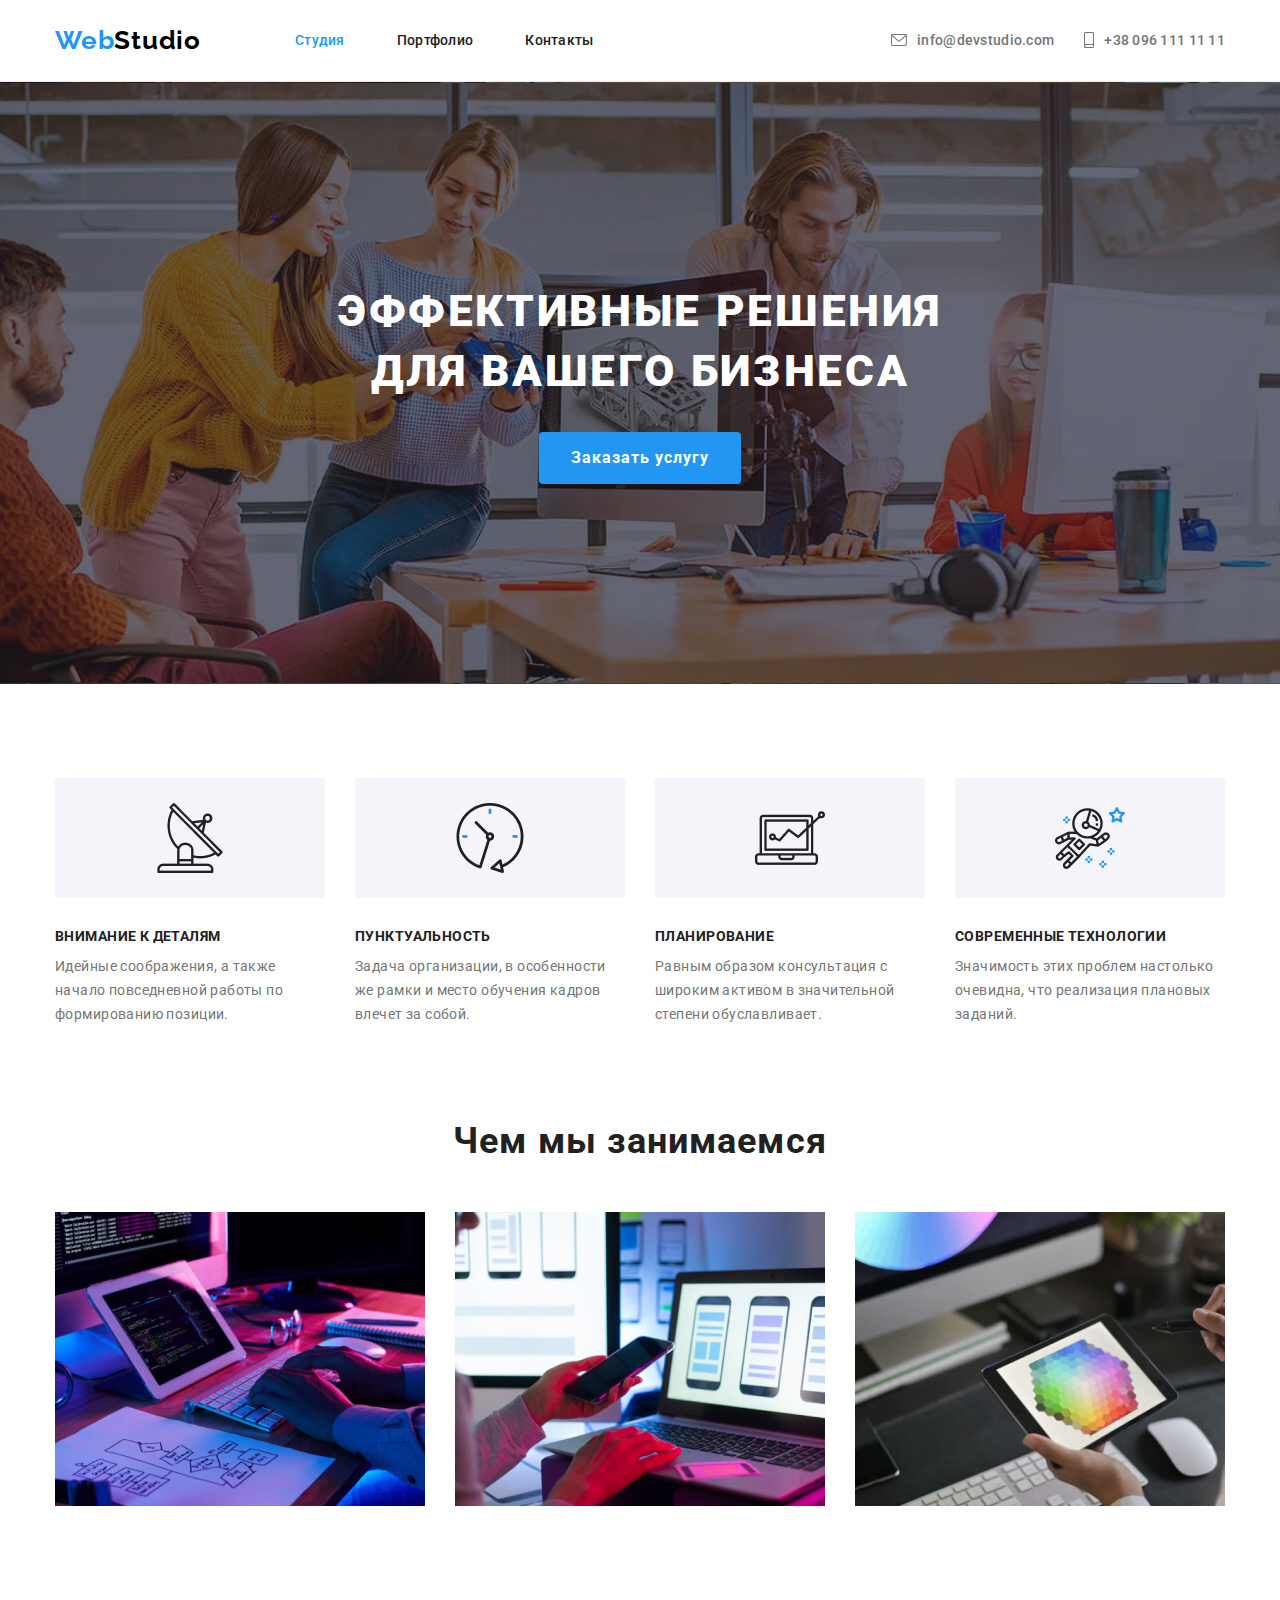
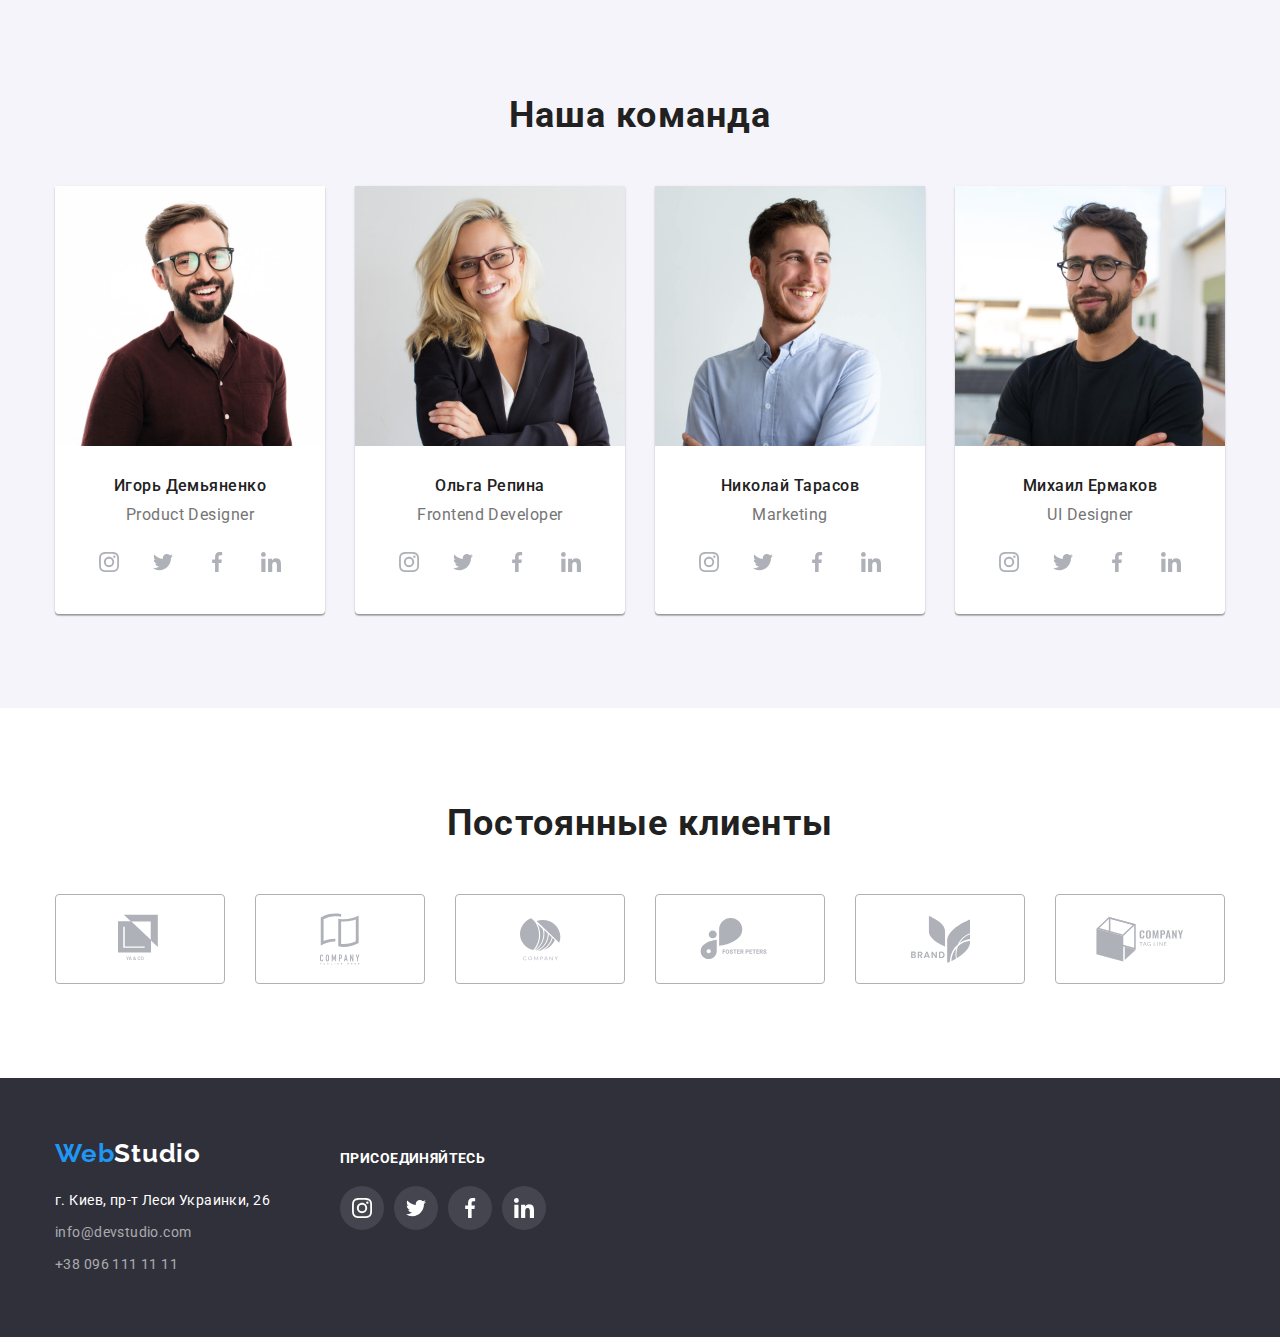
<file: index.html>
<!DOCTYPE html>
<html lang="ru">
  <head>
    <meta charset="UTF-8" />
    <meta name="viewport" content="width=device-width, initial-scale=1.0" />
    <title>WebStudio</title>
    <link
      rel="stylesheet"
      href="https://cdnjs.cloudflare.com/ajax/libs/modern-normalize/1.0.0/modern-normalize.css"
    />
    <link
      href="https://fonts.googleapis.com/css2?family=Raleway:wght@700&family=Roboto:wght@400;500;700;900&display=swap"
      rel="stylesheet"
    />
    <link rel="stylesheet" href="./CSS/styles.css" />
  </head>
  <body>
    <!-- HEADER -->
    <header class="header">
      <div class="container container-header">
        <nav class="nav">
          <a class="logo link" href="./index.html" lang="en"
            ><span class="first-word-logo">Web</span>Studio</a
          >
          <ul class="nav-list list">
            <li class="nav-list-item">
              <a class="nav-list-link link active" href="./index.html"
                >Студия</a
              >
            </li>
            <li class="nav-list-item">
              <a class="nav-list-link link" href="./portfolio.html"
                >Портфолио</a
              >
            </li>
            <li class="nav-list-item">
              <a class="nav-list-link link" href="">Контакты</a>
            </li>
          </ul>
        </nav>
        <address class="address-header">
          <ul class="address-list-header list">
            <li class="address-list-item">
              <a class="address-link-mail link" href="mailto:info@devstudio.com"
                ><svg class="letter-svg">
                  <use href="./images/sprite.svg#letter"></use>
                </svg>
                info@devstudio.com</a
              >
            </li>
            <li class="address-list-item">
              <a class="address-link-tel link" href="tel:+380961111111"
                ><svg class="phone-svg">
                  <use href="./images/sprite.svg#phone"></use>
                </svg>
                +38 096 111 11 11</a
              >
            </li>
          </ul>
        </address>
      </div>
    </header>
    <main>
      <!-- HERO -->
      <section class="hero">
        <div class="container">
          <h1 class="hero-title">
            Эффективные решения <br />
            для вашего бизнеса
          </h1>
          <button class="modal-btn" type="button">Заказать услугу</button>
        </div>
      </section>
      <!-- ADVANTAGE -->
      <section class="advantage">
        <div class="container">
          <h2 hidden>Приимущества</h2>
          <ul class="advantage-list list">
            <li class="advantage-list-item">
              <h3 class="advantage-title">Внимание к деталям</h3>
              <p class="advantage-description">
                Идейные соображения, а также начало повседневной работы по
                формированию позиции.
              </p>
            </li>
            <li class="advantage-list-item">
              <h3 class="advantage-title">Пунктуальность</h3>
              <p class="advantage-description">
                Задача организации, в особенности же рамки и место обучения
                кадров влечет за собой.
              </p>
            </li>
            <li class="advantage-list-item">
              <h3 class="advantage-title">Планирование</h3>
              <p class="advantage-description">
                Равным образом консультация с широким активом в значительной
                степени обуславливает.
              </p>
            </li>
            <li class="advantage-list-item">
              <h3 class="advantage-title">Современные технологии</h3>
              <p class="advantage-description">
                Значимость этих проблем настолько очевидна, что реализация
                плановых заданий.
              </p>
            </li>
          </ul>
        </div>
      </section>
      <!-- ABOUT-->
      <section class="about">
        <div class="container">
          <h2 class="about-title">Чем мы занимаемся</h2>
          <ul class="about-list list">
            <li class="about-list-item">
              <img
                class="about-list-img"
                src="./images/work/work-process-1.jpg"
                alt="мужчина программирует за компьютером"
                width="370"
                height="294"
              />
            </li>
            <li class="about-list-item">
              <img
                class="about-list-img"
                src="./images/work/work-process-2.jpg"
                alt="девушка смотрит на телефон перед ноутбуком"
                width="370"
                height="294"
              />
            </li>
            <li class="about-list-item">
              <img
                class="about-list-img"
                src="./images/work/work-process-3.jpg"
                alt="человек работает с планшетом над проектом"
                width="370"
                height="294"
              />
            </li>
          </ul>
        </div>
      </section>
      <!-- OUR TEAM -->
      <section class="team">
        <div class="container">
          <h2 class="team-title">Наша команда</h2>
          <ul class="team-list list">
            <li class="team-list-item">
              <img
                class="team-list-img"
                src="./images/team/igor.jpg"
                alt="фотография Игоря Демьяненка"
                width="270"
                height="260"
              />
              <p class="team-list-name">Игорь Демьяненко</p>
              <p class="team-list-position" lang="en">Product Designer</p>
              <ul class="social-list list">
                <li class="social-list-item">
                  <a class="social-list-link" href="">
                    <svg class="social-list-svg">
                      <use href="./images/sprite.svg#instagram"></use>
                    </svg>
                  </a>
                </li>
                <li class="social-list-item">
                  <a class="social-list-link" href="">
                    <svg class="social-list-svg">
                      <use href="./images/sprite.svg#twitter"></use>
                    </svg>
                  </a>
                </li>
                <li class="social-list-item">
                  <a class="social-list-link" href="">
                    <svg class="social-list-svg">
                      <use href="./images/sprite.svg#facebook"></use>
                    </svg>
                  </a>
                </li>
                <li class="social-list-item">
                  <a class="social-list-link" href="">
                    <svg class="social-list-svg">
                      <use href="./images/sprite.svg#linkedin"></use>
                    </svg>
                  </a>
                </li>
              </ul>
            </li>
            <li class="team-list-item">
              <img
                class="team-list-img"
                src="./images/team/olga.jpg"
                alt="фотография Ольги Репины "
                width="270"
                height="260"
              />
              <p class="team-list-name">Ольга Репина</p>
              <p class="team-list-position" lang="en">Frontend Developer</p>
              <ul class="social-list list">
                <li class="social-list-item">
                  <a class="social-list-link" href="">
                    <svg class="social-list-svg">
                      <use href="./images/sprite.svg#instagram"></use>
                    </svg>
                  </a>
                </li>
                <li class="social-list-item">
                  <a class="social-list-link" href="">
                    <svg class="social-list-svg">
                      <use href="./images/sprite.svg#twitter"></use>
                    </svg>
                  </a>
                </li>
                <li class="social-list-item">
                  <a class="social-list-link" href="">
                    <svg class="social-list-svg">
                      <use href="./images/sprite.svg#facebook"></use>
                    </svg>
                  </a>
                </li>
                <li class="social-list-item">
                  <a class="social-list-link" href="">
                    <svg class="social-list-svg">
                      <use href="./images/sprite.svg#linkedin"></use>
                    </svg>
                  </a>
                </li>
              </ul>
            </li>
            <li class="team-list-item">
              <img
                class="team-list-img"
                src="./images/team/nikolay.jpg"
                alt="фотография Николая Тарасова"
                width="270"
                height="260"
              />
              <p class="team-list-name">Николай Тарасов</p>
              <p class="team-list-position" lang="en">Marketing</p>
              <ul class="social-list list">
                <li class="social-list-item">
                  <a class="social-list-link" href="">
                    <svg class="social-list-svg">
                      <use href="./images/sprite.svg#instagram"></use>
                    </svg>
                  </a>
                </li>
                <li class="social-list-item">
                  <a class="social-list-link" href="">
                    <svg class="social-list-svg">
                      <use href="./images/sprite.svg#twitter"></use>
                    </svg>
                  </a>
                </li>
                <li class="social-list-item">
                  <a class="social-list-link" href="">
                    <svg class="social-list-svg">
                      <use href="./images/sprite.svg#facebook"></use>
                    </svg>
                  </a>
                </li>
                <li class="social-list-item">
                  <a class="social-list-link" href="">
                    <svg class="social-list-svg">
                      <use href="./images/sprite.svg#linkedin"></use>
                    </svg>
                  </a>
                </li>
              </ul>
            </li>
            <li class="team-list-item">
              <img
                class="team-list-img"
                src="./images/team/mikhail.jpg"
                alt="фотография Михаила Ермакова"
                width="270"
                height="260"
              />
              <p class="team-list-name">Михаил Ермаков</p>
              <p class="team-list-position" lang="en">UI Designer</p>
              <ul class="social-list list">
                <li class="social-list-item">
                  <a class="social-list-link" href="">
                    <svg class="social-list-svg">
                      <use href="./images/sprite.svg#instagram"></use>
                    </svg>
                  </a>
                </li>
                <li class="social-list-item">
                  <a class="social-list-link" href="">
                    <svg class="social-list-svg">
                      <use href="./images/sprite.svg#twitter"></use>
                    </svg>
                  </a>
                </li>
                <li class="social-list-item">
                  <a class="social-list-link" href="">
                    <svg class="social-list-svg">
                      <use href="./images/sprite.svg#facebook"></use>
                    </svg>
                  </a>
                </li>
                <li class="social-list-item">
                  <a class="social-list-link" href="">
                    <svg class="social-list-svg">
                      <use href="./images/sprite.svg#linkedin"></use>
                    </svg>
                  </a>
                </li>
              </ul>
            </li>
          </ul>
        </div>
      </section>
      <!-- REGULAR CLIENTS -->
      <section class="clients">
        <div class="container">
          <h2 class="clients-title">Постоянные клиенты</h2>
          <ul class="clients-list list">
            <li class="clients-list-item">
              <a class="clients-link" href="">
                <svg class="cliens-logo-svg" width="44" height="50">
                  <use href="./images/sprite.svg#logo-1"></use>
                </svg>
              </a>
            </li>
            <li class="clients-list-item">
              <a class="clients-link" href="">
                <svg class="cliens-logo-svg" width="40" height="52">
                  <use href="./images/sprite.svg#logo-2"></use>
                </svg>
              </a>
            </li>
            <li class="clients-list-item">
              <a class="clients-link" href="">
                <svg class="cliens-logo-svg" width="41" height="43">
                  <use href="./images/sprite.svg#logo-3"></use>
                </svg>
              </a>
            </li>
            <li class="clients-list-item">
              <a class="clients-link" href="">
                <svg class="cliens-logo-svg" width="80" height="42">
                  <use href="./images/sprite.svg#logo-4"></use>
                </svg>
              </a>
            </li>
            <li class="clients-list-item">
              <a class="clients-link" href="">
                <svg class="cliens-logo-svg" width="59" height="47">
                  <use href="./images/sprite.svg#logo-5"></use>
                </svg>
              </a>
            </li>
            <li class="clients-list-item">
              <a class="clients-link" href="">
                <svg class="cliens-logo-svg" width="88" height="45">
                  <use href="./images/sprite.svg#logo-6"></use>
                </svg>
              </a>
            </li>
          </ul>
        </div>
      </section>
    </main>
    <!-- FOOTER -->
    <footer class="footer">
      <div class="container">
        <ul class="footer-list list">
          <li class="footer-left-side">
            <a class="logo-footer link" href="./index.html" lang="en"
              ><span class="first-word-logo">Web</span>Studio</a
            >
            <address class="address">
              <ul class="address-list-footer list">
                <li class="address-list-item">
                  <a
                    class="adreess-link-maps-foot link"
                    href="https://goo.gl/maps/HmVPbDxhy2ioRLZ18"
                    target="_blank"
                    >г. Киев, пр-т Леси Украинки, 26</a
                  >
                </li>
                <li>
                  <a
                    class="adreess-link-mail-foot link"
                    href="mailto:info@devstudio.com"
                    >info@devstudio.com</a
                  >
                </li>
                <li class="address-list-item">
                  <a class="adreess-link-tel-foot link" href="tel:+380961111111"
                    >+38 096 111 11 11</a
                  >
                </li>
              </ul>
            </address>
          </li>
          <li class="footer-social-side">
            <h3 class="footer-social-side-title">присоединяйтесь</h3>
            <ul class="social-list list">
              <li class="social-list-item">
                <a class="social-list-link" href="">
                  <svg class="social-list-svg">
                    <use href="./images/sprite.svg#instagram"></use>
                  </svg>
                </a>
              </li>
              <li class="social-list-item">
                <a class="social-list-link" href="">
                  <svg class="social-list-svg">
                    <use href="./images/sprite.svg#twitter"></use>
                  </svg>
                </a>
              </li>
              <li class="social-list-item">
                <a class="social-list-link" href="">
                  <svg class="social-list-svg">
                    <use href="./images/sprite.svg#facebook"></use>
                  </svg>
                </a>
              </li>
              <li class="social-list-item">
                <a class="social-list-link" href="">
                  <svg class="social-list-svg">
                    <use href="./images/sprite.svg#linkedin"></use>
                  </svg>
                </a>
              </li>
            </ul>
          </li>
        </ul>
      </div>
    </footer>
  </body>
</html>
</file>
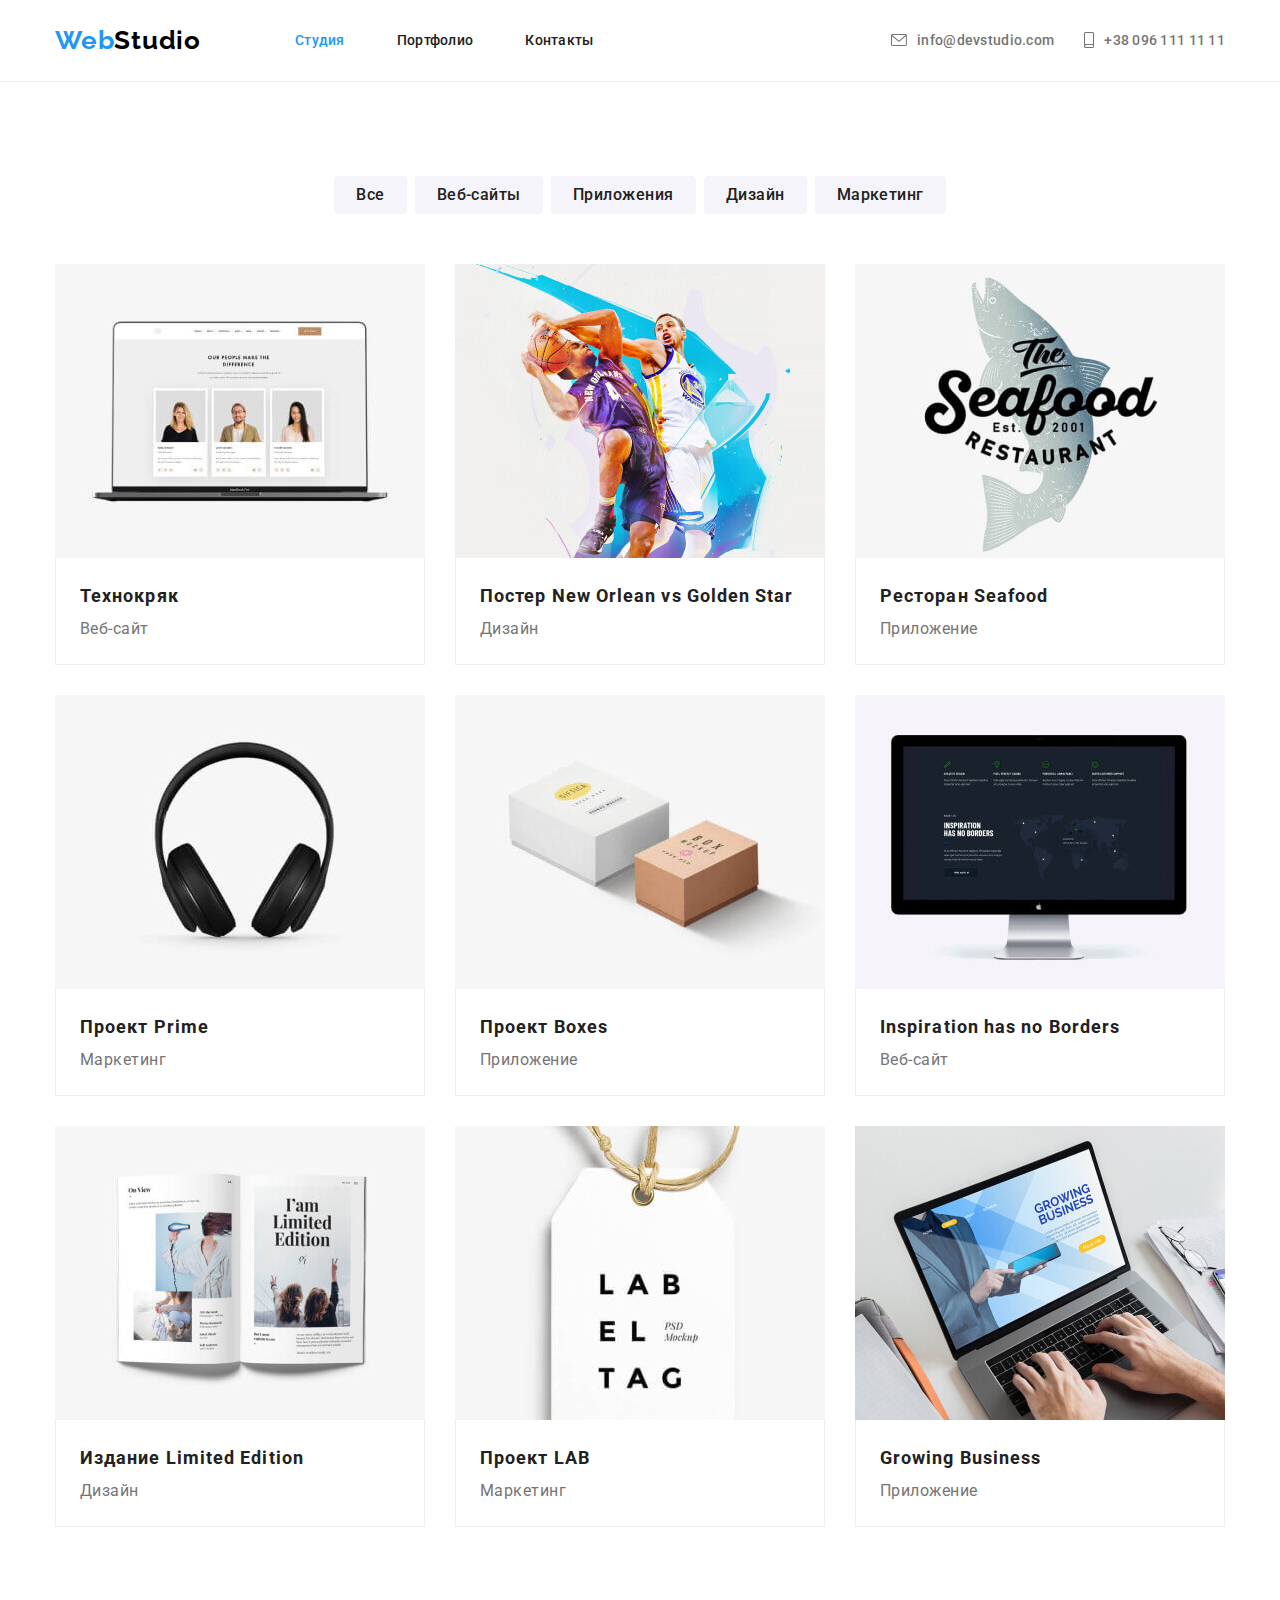
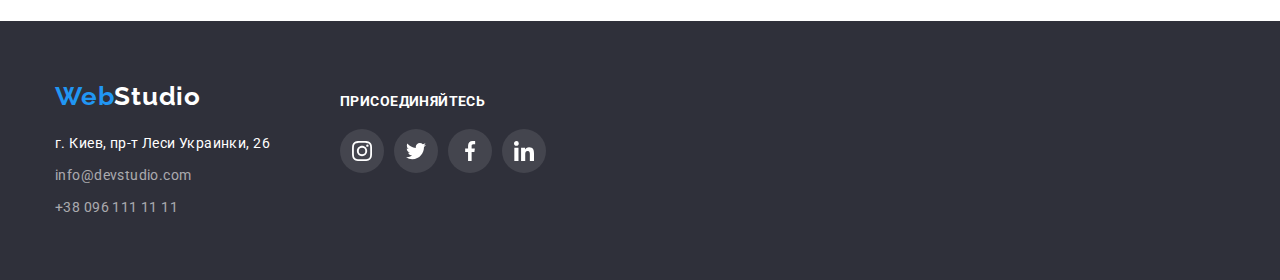
<file: portfolio.html>
<!DOCTYPE html>
<html lang="ru">
  <head>
    <meta charset="UTF-8" />
    <meta name="viewport" content="width=device-width, initial-scale=1.0" />
    <title>Portfolio</title>
    <link
      rel="stylesheet"
      href="https://cdnjs.cloudflare.com/ajax/libs/modern-normalize/1.0.0/modern-normalize.css"
    />
    <link
      href="https://fonts.googleapis.com/css2?family=Raleway:wght@700&family=Roboto:wght@400;500;700;900&display=swap"
      rel="stylesheet"
    />
    <link rel="stylesheet" href="./CSS/styles.css" />
  </head>
  <body>
    <!-- HEADER -->
    <header class="header">
      <div class="container container-header">
        <nav class="nav">
          <a class="logo link" href="./index.html" lang="en"
            ><span class="first-word-logo">Web</span>Studio</a
          >
          <ul class="nav-list list">
            <li class="nav-list-item">
              <a class="nav-list-link link active" href="./index.html"
                >Студия</a
              >
            </li>
            <li class="nav-list-item">
              <a class="nav-list-link link" href="./portfolio.html"
                >Портфолио</a
              >
            </li>
            <li class="nav-list-item">
              <a class="nav-list-link link" href="">Контакты</a>
            </li>
          </ul>
        </nav>
        <address class="address-header">
          <ul class="address-list-header list">
            <li class="address-list-item">
              <a class="address-link-mail link" href="mailto:info@devstudio.com"
                ><svg class="letter-svg">
                  <use href="./images/sprite.svg#letter"></use>
                </svg>
                info@devstudio.com</a
              >
            </li>
            <li class="address-list-item">
              <a class="address-link-tel link" href="tel:+380961111111"
                ><svg class="phone-svg">
                  <use href="./images/sprite.svg#phone"></use>
                </svg>
                +38 096 111 11 11</a
              >
            </li>
          </ul>
        </address>
      </div>
    </header>
    <main>
      <section class="portfolio-section">
        <div class="container">
          <h1 hidden>Портфолио</h1>
          <ul class="btn-menu-portfolio list">
            <li><button class="button-portfolio" type="button">Все</button></li>
            <li>
              <button class="button-portfolio" type="button">Веб-сайты</button>
            </li>
            <li>
              <button class="button-portfolio" type="button">Приложения</button>
            </li>
            <li>
              <button class="button-portfolio" type="button">Дизайн</button>
            </li>
            <li>
              <button class="button-portfolio" type="button">Маркетинг</button>
            </li>
          </ul>
          <!-- CARDS -->
          <ul class="portfolio-list list">
            <li class="portfolio-item">
              <a class="portfolio-link link" href="">
                <img
                  class="portfolio-img"
                  src="./images/portfolio/project-1.jpg"
                  width="370"
                  height="294"
                  alt="веб-сайт"
                />
                <div class="potfolio-content">
                  <h2 class="portfolio-title">Технокряк</h2>
                  <p class="portfolio-category">Веб-сайт</p>
                </div>
              </a>
            </li>
            <li class="portfolio-item">
              <a class="portfolio-link link" href="">
                <img
                  class="portfolio-img"
                  src="./images/portfolio/project-2.jpg"
                  width="370"
                  height="294"
                  alt="постер с двумя баскетболистами"
                />
                <div class="potfolio-content">
                  <h2 class="portfolio-title">
                    Постер <span lang="en">New Orlean vs Golden Star</span>
                  </h2>
                  <p class="portfolio-category">Дизайн</p>
                </div>
              </a>
            </li>
            <li class="portfolio-item">
              <a class="portfolio-link link" href="">
                <img
                  class="portfolio-img"
                  src="./images/portfolio/project-3.jpg"
                  width="370"
                  height="294"
                  alt="логотип рыбного ресторана"
                />
                <div class="potfolio-content">
                  <h2 class="portfolio-title">Ресторан Seafood</h2>
                  <p class="portfolio-category">Приложение</p>
                </div>
              </a>
            </li>
            <li class="portfolio-item">
              <a class="portfolio-link link" href="">
                <img
                  class="portfolio-img"
                  src="./images/portfolio/project-4.jpg"
                  width="370"
                  height="294"
                  alt="чёрные большие наушники"
                />
                <div class="potfolio-content">
                  <h2 class="portfolio-title">Проект Prime</h2>
                  <p class="portfolio-category">Маркетинг</p>
                </div>
              </a>
            </li>
            <li class="portfolio-item">
              <a class="portfolio-link link" href="">
                <img
                  class="portfolio-img"
                  src="./images/portfolio/project-5.jpg"
                  width="370"
                  height="294"
                  alt="два ящика разного цвета"
                />
                <div class="potfolio-content">
                  <h2 class="portfolio-title">
                    Проект <span lang="en"> Boxes </span>
                  </h2>
                  <p class="portfolio-category">Приложение</p>
                </div>
              </a>
            </li>
            <li class="portfolio-item">
              <a class="portfolio-link link" href="">
                <img
                  class="portfolio-img"
                  src="./images/portfolio/project-6.jpg"
                  width="370"
                  height="294"
                  alt="компьютер компании эпл"
                />
                <div class="potfolio-content">
                  <h2 class="portfolio-title" lang="en">
                    Inspiration has no Borders
                  </h2>
                  <p class="portfolio-category">Веб-сайт</p>
                </div>
              </a>
            </li>
            <li class="portfolio-item">
              <a class="portfolio-link link" href="">
                <img
                  class="portfolio-img"
                  src="./images/portfolio/project-7.jpg"
                  width="370"
                  height="294"
                  alt="развернутый журнал"
                />
                <div class="potfolio-content">
                  <h2 class="portfolio-title">
                    Издание <span>Limited Edition</span>
                  </h2>
                  <p class="portfolio-category">Дизайн</p>
                </div>
              </a>
            </li>
            <li class="portfolio-item">
              <a class="portfolio-link link" href="">
                <img
                  class="portfolio-img"
                  src="./images/portfolio/project-8.jpg"
                  width="370"
                  height="294"
                  alt="ярлык проекта ЛАБ"
                />
                <div class="potfolio-content">
                  <h2 class="portfolio-title">Проект LAB</h2>
                  <p class="portfolio-category">Маркетинг</p>
                </div>
              </a>
            </li>
            <li class="portfolio-item">
              <a class="portfolio-link link" href="">
                <img
                  class="portfolio-img"
                  src="./images/portfolio/project-9.jpg"
                  width="370"
                  height="294"
                  alt="человек работающий за лэптопом"
                />
                <div class="potfolio-content">
                  <h2 class="portfolio-title" lang="en">Growing Business</h2>
                  <p class="portfolio-category">Приложение</p>
                </div>
              </a>
            </li>
          </ul>
        </div>
      </section>
    </main>
    <!-- FOOTER -->
    <footer class="footer">
      <div class="container">
        <ul class="footer-list list">
          <li class="footer-left-side">
            <a class="logo-footer link" href="./index.html" lang="en"
              ><span class="first-word-logo">Web</span>Studio</a
            >
            <address class="address">
              <ul class="address-list-footer list">
                <li class="address-list-item">
                  <a
                    class="adreess-link-maps-foot link"
                    href="https://goo.gl/maps/HmVPbDxhy2ioRLZ18"
                    target="_blank"
                    >г. Киев, пр-т Леси Украинки, 26</a
                  >
                </li>
                <li>
                  <a
                    class="adreess-link-mail-foot link"
                    href="mailto:info@devstudio.com"
                    >info@devstudio.com</a
                  >
                </li>
                <li class="address-list-item">
                  <a class="adreess-link-tel-foot link" href="tel:+380961111111"
                    >+38 096 111 11 11</a
                  >
                </li>
              </ul>
            </address>
          </li>
          <li class="footer-social-side">
            <h3 class="footer-social-side-title">присоединяйтесь</h3>
            <ul class="social-list list">
              <li class="social-list-item">
                <a class="social-list-link" href="">
                  <svg class="social-list-svg">
                    <use href="./images/sprite.svg#instagram"></use>
                  </svg>
                </a>
              </li>
              <li class="social-list-item">
                <a class="social-list-link" href="">
                  <svg class="social-list-svg">
                    <use href="./images/sprite.svg#twitter"></use>
                  </svg>
                </a>
              </li>
              <li class="social-list-item">
                <a class="social-list-link" href="">
                  <svg class="social-list-svg">
                    <use href="./images/sprite.svg#facebook"></use>
                  </svg>
                </a>
              </li>
              <li class="social-list-item">
                <a class="social-list-link" href="">
                  <svg class="social-list-svg">
                    <use href="./images/sprite.svg#linkedin"></use>
                  </svg>
                </a>
              </li>
            </ul>
          </li>
        </ul>
      </div>
    </footer>
  </body>
</html>
</file>
<file: CSS/styles.css>
:root {
  --main-font: 'Roboto', sans-serif;
  --secondary-font: 'Raleway', sans-serif;
  --accent-color: #2196f3;
  --main-color: #212121;
  --discription-color: #757575;
}

*,
*::before,
*::after {
  margin: 0;
  padding: 0;
}

body {
  font-family: var(--main-font);
  font-style: normal;
}

.list {
  list-style: none;
}

.link {
  text-decoration: none;
}

img {
  display: block;
}

.container {
  width: 1200px;
  padding: 0 15px;
  margin: 0 auto;
}

/*  ============ HEADER  ============ */

.container-header {
  display: flex;
  align-items: center;
  padding-top: 25px;
  padding-bottom: 25px;
}

.logo {
  font-family: var(--secondary-font);
  font-weight: 700;
  font-size: 26px;
  line-height: 1.192;
  letter-spacing: 0.03em;
  color: #000000;
  margin-right: 94px;
}

.first-word-logo {
  color: var(--accent-color);
}

.nav {
  display: flex;
  align-items: center;
}
.nav-list {
  display: flex;
}

.nav-list-link {
  font-family: var(--main-font);
  font-weight: 500;
  font-size: 14px;
  line-height: 1.14;
  letter-spacing: 0.02em;
  color: var(--main-color);
}

.nav-list-item:not(:last-child) {
  margin-right: 52px;
}

.address-header {
  margin-left: auto;
}

.address-list-header {
  display: flex;
}
.address-list-item:not(:last-child) {
  margin-right: 30px;
}

.address-link-mail,
.address-link-tel {
  font-family: var(--main-font);
  font-style: normal;
  font-weight: 500;
  font-size: 14px;
  line-height: 1.142;
  letter-spacing: 0.02em;
  color: var(--discription-color);
  display: flex;
  align-items: center;
}

.letter-svg {
  width: 16px;
  height: 12px;
  margin-right: 10px;
  fill: currentColor;
}
.phone-svg {
  width: 10px;
  height: 16px;
  margin-right: 10px;
  fill: currentColor;
}

.nav-list-link:hover,
.nav-list-link:focus,
.address-link-mail:hover,
.address-link-mail:focus,
.address-link-tel:hover,
.address-link-tel:focus {
  color: var(--accent-color);
}

.active {
  color: var(--accent-color);
}

/*  ============ END HEADER  ============ */

/*  ============ HERO  ============ */
.hero {
  text-align: center;
  padding-top: 200px;
  padding-bottom: 200px;
  background-color: #2f303a;
  background-image: linear-gradient(
      rgba(47, 48, 58, 0.4),
      rgba(47, 48, 58, 0.4)
    ),
    url(../images/hero/bg.jpg);
  background-position: center;
}

.hero-title {
  font-weight: 900;
  font-size: 44px;
  line-height: 1.363;
  text-align: center;
  letter-spacing: 0.06em;
  text-transform: uppercase;
  color: #ffffff;
  margin-bottom: 30px;
}

.modal-btn {
  font-family: var(--main-font);
  font-weight: 700;
  font-size: 16px;
  line-height: 1.875;
  text-align: center;
  letter-spacing: 0.06em;
  color: #ffffff;
  background: var(--accent-color);
  box-shadow: 0px 4px 4px rgba(0, 0, 0, 0.15);
  border-radius: 4px;
  border-style: none;
  padding: 11px 32px;
}

/*  ============ ADVANTAGE  ============ */
.advantage {
  padding-top: 94px;
}

.advantage-list {
  display: flex;
}

.advantage-list-item::before {
  content: '';
  display: block;
  height: 120px;
  margin-bottom: 30px;
  background-color: #f5f4fa;
  border-radius: 4px;
  background-repeat: no-repeat;
  background-position: center;
}

.advantage-list-item:nth-child(1)::before {
  background-image: url(../images/advantage/antena.png);
}
.advantage-list-item:nth-child(2)::before {
  background-image: url(../images/advantage/clock.png);
}
.advantage-list-item:nth-child(3)::before {
  background-image: url(../images/advantage/pc.png);
}
.advantage-list-item:nth-child(4)::before {
  background-image: url(../images/advantage/astronaut.png);
}

.advantage-list li {
  /* justify-content: space-between; */
  flex-basis: 270px;
  margin-right: 30px;
}
.advantage-list li:last-child {
  margin-right: 0px;
}
.advantage-title {
  font-weight: 700;
  font-size: 14px;
  line-height: 1.142;
  letter-spacing: 0.03em;
  text-transform: uppercase;
  color: var(--main-color);
  margin-bottom: 10px;
}

.advantage-description {
  font-weight: 400;
  font-size: 14px;
  line-height: 1.72;
  letter-spacing: 0.03em;
  color: var(--discription-color);
}
/*  ============ END ADVANTAGE  ============ */

/*  ============ ABOUTE  ============ */

.about {
  padding-top: 94px;
  padding-bottom: 94px;
}

.about-title {
  font-weight: 700;
  font-size: 36px;
  line-height: 1.167;
  text-align: center;
  letter-spacing: 0.03em;
  color: var(--main-color);
  margin-bottom: 50px;
}

.about-list {
  display: flex;
}
.about-list-item:not(:last-child) {
  margin-right: 30px;
}

/*  ============ END ABOUTE  ============ */

/*  ============ TEAM  ============ */
.team {
  background-color: #f5f4fa;
  padding-top: 94px;
  padding-bottom: 94px;
}

.team-list {
  display: flex;
}
.team-list-item {
  background: #ffffff;
  box-shadow: 0px 1px 3px rgba(0, 0, 0, 0.12), 0px 1px 1px rgba(0, 0, 0, 0.14),
    0px 2px 1px rgba(0, 0, 0, 0.2);
  border-radius: 0px 0px 4px 4px;
}

.team-list-item:not(:last-child) {
  margin-right: 30px;
}

.team-title {
  font-weight: 700;
  font-size: 36px;
  line-height: 1.167;
  text-align: center;
  letter-spacing: 0.03em;
  color: var(--main-color);
  margin-bottom: 50px;
}

.team-list-img {
  margin-bottom: 30px;
}

.team-list-name {
  font-weight: 500;
  font-size: 16px;
  line-height: 1.187;
  text-align: center;
  letter-spacing: 0.03em;
  color: var(--main-color);
  margin-bottom: 10px;
}

.team-list-position {
  font-weight: 400;
  font-size: 16px;
  line-height: 1.187;
  text-align: center;
  letter-spacing: 0.03em;
  color: var(--discription-color);
  margin-bottom: 16px;
}

.social-list {
  display: flex;
  justify-content: center;
  padding-bottom: 30px;
}

.social-list-link {
  width: 44px;
  height: 44px;
  border-radius: 50%;
  display: flex;
  align-items: center;
  justify-content: center;
}
.social-list-item:not(:last-child) {
  margin-right: 10px;
}
.social-list-link:hover {
  background-color: var(--accent-color);
}

.social-list-svg {
  width: 20px;
  height: 20px;
  fill: #afb1b8;
}
.social-list-link:hover .social-list-svg {
  fill: #fff;
}

/*  ============ END TEAM  ============ */

/*  ============ CLIENTS  ============ */

.clients {
  padding-top: 94px;
  padding-bottom: 94px;
}

.clients-title {
  font-weight: 700;
  font-size: 36px;
  line-height: 1.167;
  text-align: center;
  letter-spacing: 0.03em;
  color: var(--main-color);
  margin-bottom: 50px;
}

.clients-list-item:not(:last-child) {
  margin-right: 30px;
}

.clients-list {
  display: flex;
}

.clients-link {
  display: flex;
  justify-content: center;
  align-items: center;
  width: 170px;
  height: 90px;
  border: 1px solid #afb1b8;
  border-radius: 4px;
  color: #afb1b8;
}

.cliens-logo-svg {
  fill: currentColor;
}

.clients-link:hover {
  border: 1px solid var(--accent-color);
  color: var(--accent-color);
}

/*  ============ END CLIENTS  ============ */

/*  ============  FOOTER  ============ */
.footer {
  background-color: #2f303a;
  padding-top: 60px;
  padding-bottom: 60px;
}

.logo-footer {
  font-family: var(--secondary-font);
  font-weight: 700;
  font-size: 26px;
  line-height: 1.192;
  letter-spacing: 0.03em;
  color: #ffffff;
  display: inline-block;
  margin-bottom: 20px;
}

.adreess-link-maps-foot,
.adreess-link-mail-foot,
.adreess-link-tel-foot {
  font-style: normal;
  font-weight: 400;
  font-size: 14px;
  line-height: 1.714;
  letter-spacing: 0.03em;
  color: #ffffff;
}

.adreess-link-mail-foot,
.adreess-link-tel-foot {
  color: rgba(255, 255, 255, 0.6);
}

.address-list-footer {
  display: flex;
  flex-direction: column;
}
.address-list-footer li:not(:last-child) {
  margin-bottom: 8px;
  margin-right: 0px;
}

.footer-social-side-title {
  font-weight: 700;
  font-size: 14px;
  line-height: 1.142;
  letter-spacing: 0.03em;
  text-transform: uppercase;
  margin-bottom: 20px;
  color: #ffffff;
}

.footer-social-side {
  margin-top: 12px;
}

.footer-list {
  display: flex;
}

.footer-left-side {
  margin-right: 70px;
}

.footer-social-side .social-list-link {
  background: rgba(255, 255, 255, 0.1);
}

.footer-social-side .social-list-svg {
  fill: #ffffff;
}

.footer-social-side .social-list-link:hover {
  background: var(--accent-color);
}

/*  ============  END FOOTER  ============ */

/*  ============ PORTFOLIO  ============ */

.header {
  border-bottom: 1px solid #ececec;
}

.portfolio-section {
  padding-top: 94px;
  padding-bottom: 94px;
}

.btn-menu-portfolio {
  display: flex;
  justify-content: center;
  margin-bottom: 50px;
}

.btn-menu-portfolio li:not(:last-child) {
  margin-right: 8px;
}

.button-portfolio {
  font-weight: 500;
  font-size: 16px;
  line-height: 1.625;
  text-align: center;
  letter-spacing: 0.03em;
  color: var(--main-color);
  border-radius: 4px;
  padding: 6px 22px;
  border-style: none;
  background-color: #f5f4fa;
  color: var(--main-color);
}

.button-portfolio:hover,
.button-portfolio:focus {
  background: var(--accent-color);
  box-shadow: 0px 3px 1px rgba(0, 0, 0, 0.1), 0px 1px 2px rgba(0, 0, 0, 0.08),
    0px 2px 2px rgba(0, 0, 0, 0.12);
  color: #ffffff;
  cursor: pointer;
}

.portfolio-title {
  font-weight: 700;
  font-size: 18px;
  line-height: 2;
  letter-spacing: 0.06em;
  color: var(--main-color);
}
.portfolio-category {
  font-weight: 400;
  font-size: 16px;
  line-height: 1.875;
  letter-spacing: 0.03em;
  color: var(--discription-color);
}

.portfolio-list {
  display: flex;
  flex-wrap: wrap;
}

.portfolio-list li {
  margin-right: 30px;
  margin-bottom: 30px;
}

.portfolio-item:hover {
  box-shadow: 0px 1px 1px rgba(0, 0, 0, 0.12), 0px 4px 4px rgba(0, 0, 0, 0.06),
    1px 4px 6px rgba(0, 0, 0, 0.16);
}

.portfolio-item:nth-child(3n) {
  margin-right: 0px;
}

.portfolio-item:nth-child(n + 7) {
  margin-bottom: 0px;
}

.potfolio-content {
  padding: 20px 24px;
  border-bottom: 1px solid #eeeeee;
  border-left: 1px solid #eeeeee;
  border-right: 1px solid #eeeeee;
}

/*  ============ END PORTFOLIO  ============ */
</file>
